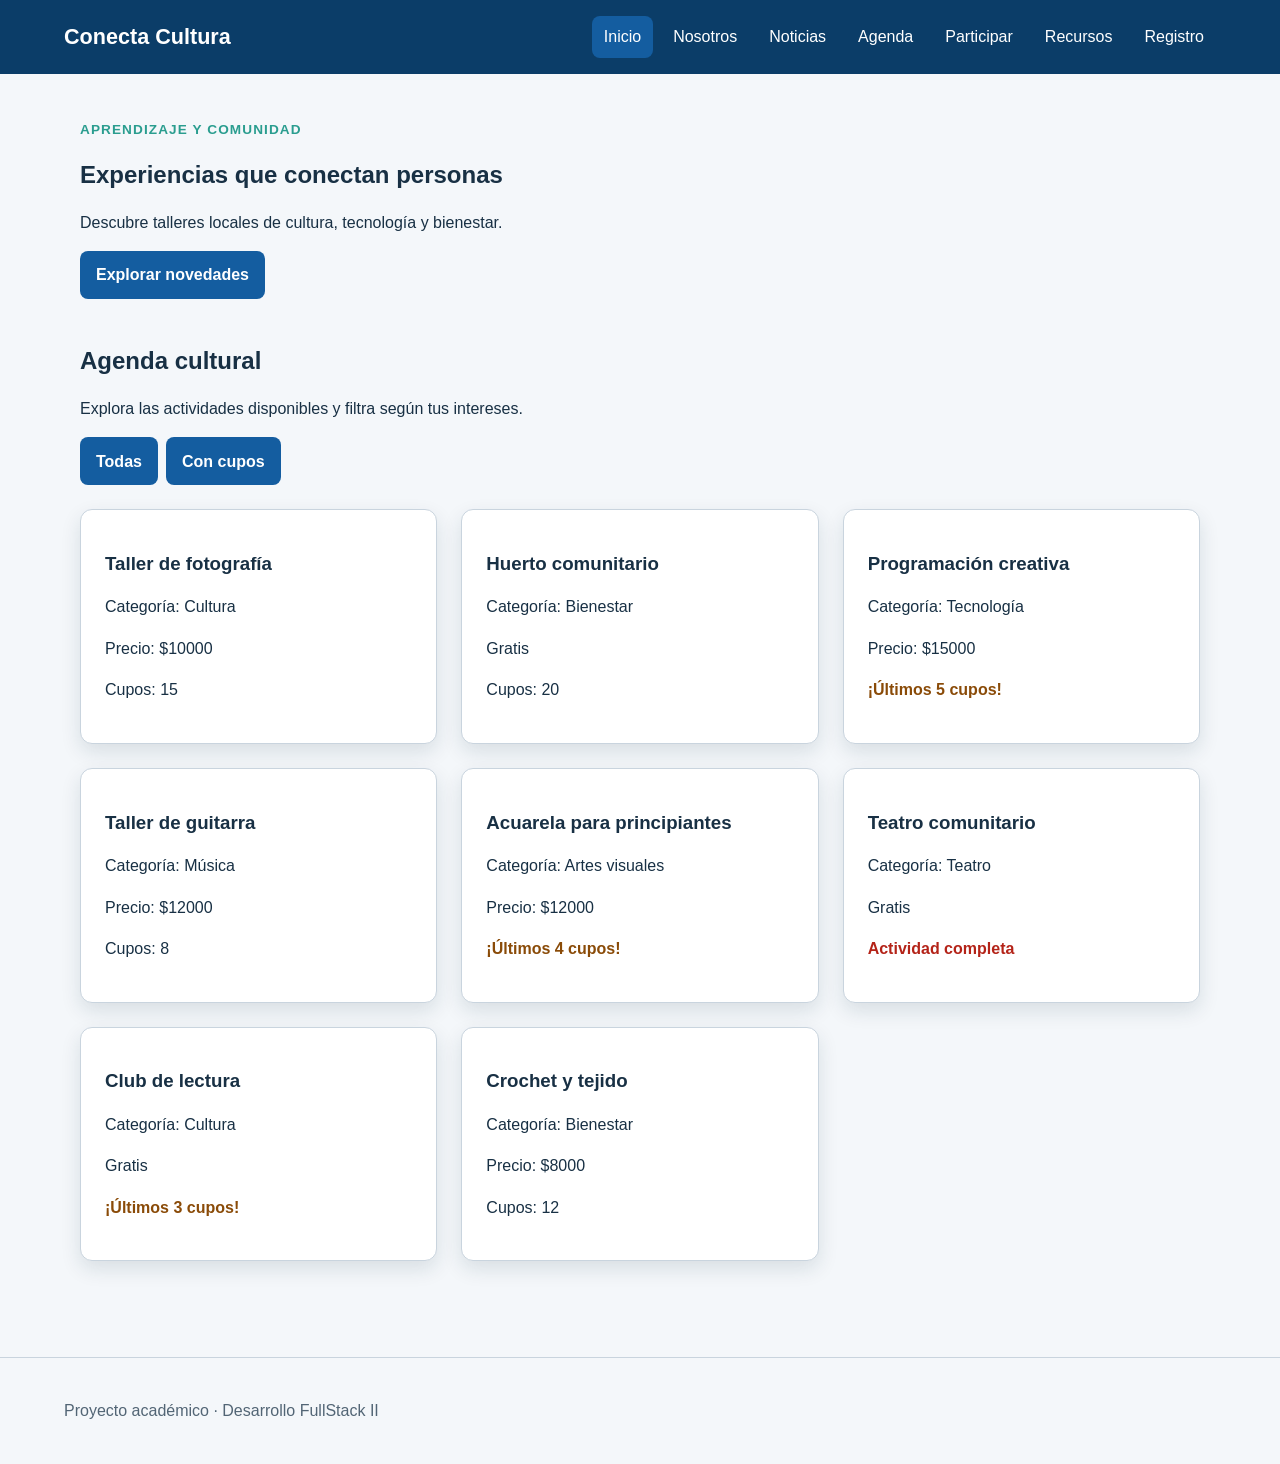
<file: index.html>
<!DOCTYPE html>
<html lang="es">
<head>
  <meta charset="UTF-8">
  <meta name="viewport" content="width=device-width, initial-scale=1.0">
  <meta name="description" content="Talleres y actividades de Conecta Cultura">
  <title>Inicio | Conecta Cultura</title>
  <link rel="stylesheet" href="assets/css/estilos.css">
</head>
<body>
  <a class="salto-contenido" href="#contenido-principal">Ir al contenido</a>
  <header class="cabecera-sitio">
    <a class="marca" href="index.html">Conecta Cultura</a>
    <button
      id="boton-menu"
      class="boton-menu"
      type="button"
      aria-label="Abrir o cerrar menú principal"
      aria-controls="menu-principal"
      aria-expanded="false">
      <span aria-hidden="true">☰</span>
    </button>
    <nav id="menu-principal" class="menu" aria-label="Navegación principal">
      <a href="index.html" aria-current="page">Inicio</a>
      <a href="nosotros.html">Nosotros</a>
      <a href="noticias.html">Noticias</a>
      <a href="agenda.html">Agenda</a>
      <a href="participar.html">Participar</a>
      <a href="recursos.html">Recursos</a>
      <a href="registro.html">Registro</a>
    </nav>
  </header>
  <main id="contenido-principal">
    <section class="presentacion">
      <p class="etiqueta">Aprendizaje y comunidad</p>
      <h1>Experiencias que conectan personas</h1>
      <p>Descubre talleres locales de cultura, tecnología y bienestar.</p>
      <a class="boton" href="noticias.html">Explorar novedades</a>
    </section>

    <section aria-labelledby="titulo-cartelera">
      <h2 id="titulo-cartelera">Agenda cultural</h2>
      <p>Explora las actividades disponibles y filtra según tus intereses.</p>
      <div class="filtros">
        <button id="mostrar-todas" type="button">Todas</button>
        <button id="mostrar-disponibles" type="button">Con cupos</button>
      </div>
      <div id="cartelera" class="grilla-tarjetas"></div>
    </section>
  </main>
  <footer class="pie-sitio">
    <p>Proyecto académico · Desarrollo FullStack II</p>
  </footer>
  <script src="assets/js/menu.js"></script>
  <script src="assets/js/app.js"></script>
</body>
</html>
</file>
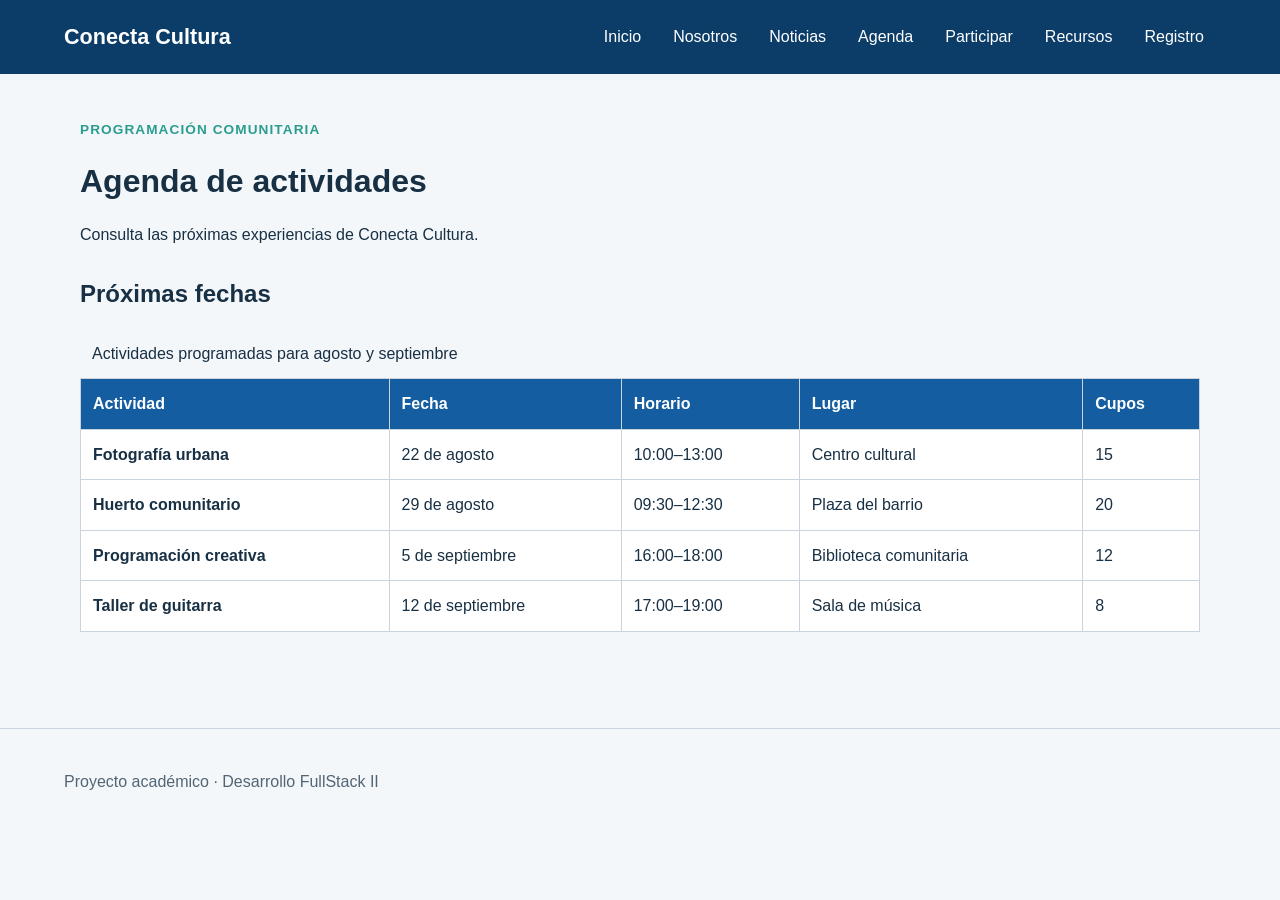
<file: agenda.html>
<!DOCTYPE html>
<html lang="es">
<head>
  <meta charset="UTF-8">
  <meta name="viewport" content="width=device-width, initial-scale=1.0">
  <meta name="description" content="Agenda de actividades y próximas fechas de Conecta Cultura">
  <title>Agenda | Conecta Cultura</title>
  <link rel="stylesheet" href="assets/css/estilos.css">
</head>
<body>
  <a class="salto-contenido" href="#contenido-principal">Ir al contenido</a>
  <header class="cabecera-sitio">
    <a class="marca" href="index.html">Conecta Cultura</a>
    <button
      id="boton-menu"
      class="boton-menu"
      type="button"
      aria-label="Abrir o cerrar menú principal"
      aria-controls="menu-principal"
      aria-expanded="false">
      <span aria-hidden="true">☰</span>
    </button>
    <nav id="menu-principal" class="menu" aria-label="Navegación principal">
      <a href="index.html">Inicio</a>
      <a href="nosotros.html">Nosotros</a>
      <a href="noticias.html">Noticias</a>
      <a href="agenda.html">Agenda</a>
      <a href="participar.html">Participar</a>
      <a href="recursos.html">Recursos</a>
      <a href="registro.html">Registro</a>
    </nav>
  </header>
  <main id="contenido-principal">
    <header class="encabezado-pagina">
      <p class="etiqueta">Programación comunitaria</p>
      <h1>Agenda de actividades</h1>
      <p>Consulta las próximas experiencias de Conecta Cultura.</p>
    </header>
    <section aria-labelledby="titulo-agenda">
      <h2 id="titulo-agenda">Próximas fechas</h2>
      <div class="tabla-contenedor" tabindex="0" aria-label="Agenda desplazable horizontalmente">
        <table>
          <caption>Actividades programadas para agosto y septiembre</caption>
          <thead>
            <tr>
              <th scope="col">Actividad</th>
              <th scope="col">Fecha</th>
              <th scope="col">Horario</th>
              <th scope="col">Lugar</th>
              <th scope="col">Cupos</th>
            </tr>
          </thead>
          <tbody>
            <tr>
              <th scope="row">Fotografía urbana</th>
              <td><time datetime="2026-08-22">22 de agosto</time></td>
              <td><time datetime="10:00">10:00</time>–13:00</td>
              <td>Centro cultural</td>
              <td>15</td>
            </tr>
            <tr>
              <th scope="row">Huerto comunitario</th>
              <td><time datetime="2026-08-29">29 de agosto</time></td>
              <td><time datetime="09:30">09:30</time>–12:30</td>
              <td>Plaza del barrio</td>
              <td>20</td>
            </tr>
            <tr>
              <th scope="row">Programación creativa</th>
              <td><time datetime="2026-09-05">5 de septiembre</time></td>
              <td><time datetime="16:00">16:00</time>–18:00</td>
              <td>Biblioteca comunitaria</td>
              <td>12</td>
            </tr>
            <tr>
              <th scope="row">Taller de guitarra</th>
              <td><time datetime="2026-09-12">12 de septiembre</time></td>
              <td><time datetime="17:00">17:00</time>–19:00</td>
              <td>Sala de música</td>
              <td>8</td>
            </tr>
          </tbody>
        </table>
      </div>
    </section>
  </main>
  <footer class="pie-sitio">
    <p>Proyecto académico · Desarrollo FullStack II</p>
  </footer>
  <script src="assets/js/menu.js"></script>
  <script src="assets/js/app.js"></script>
</body>
</html>
</file>
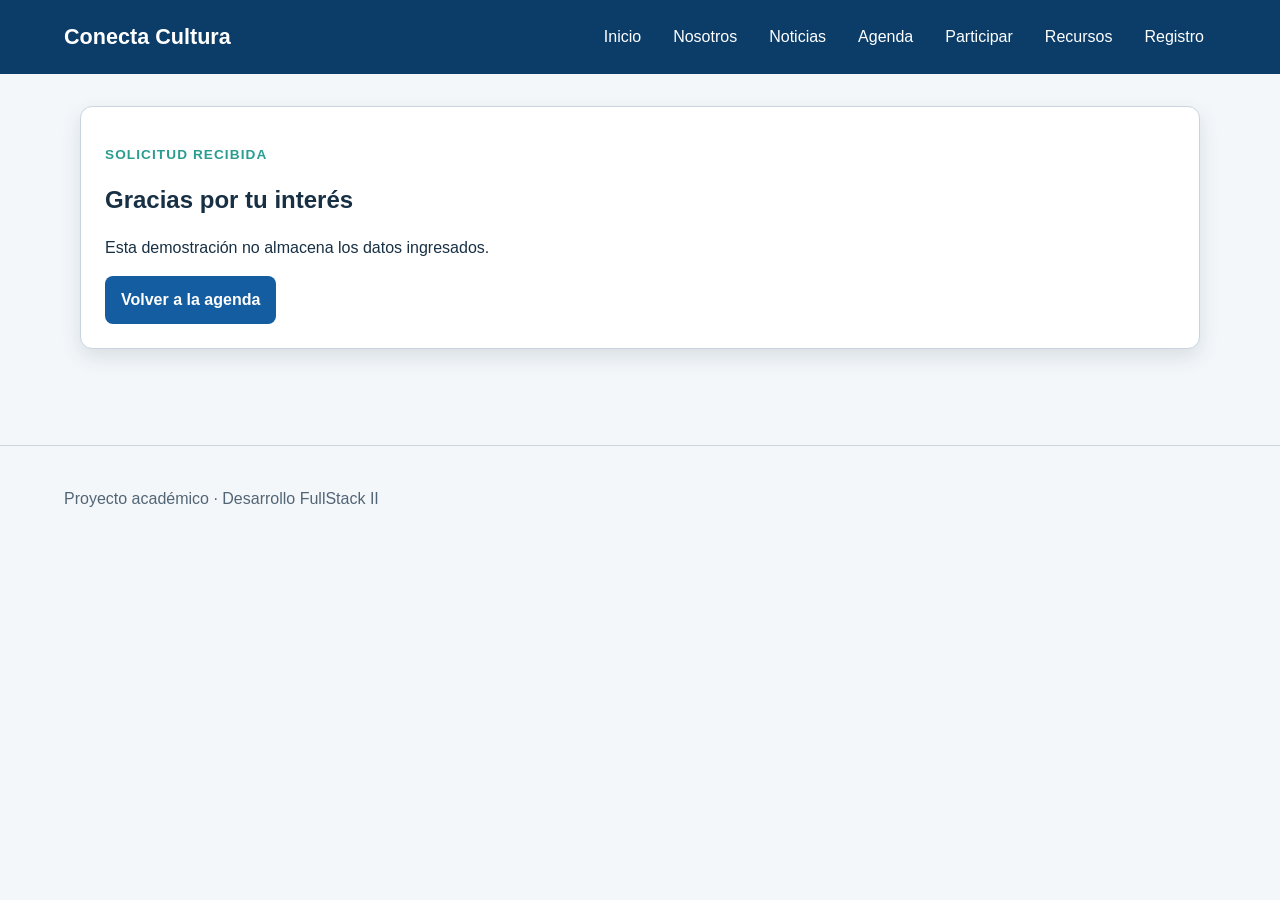
<file: confirmacion.html>
<!DOCTYPE html>
<html lang="es">
<head>
  <meta charset="UTF-8">
  <meta name="viewport" content="width=device-width, initial-scale=1.0">
  <meta name="description" content="Confirmación de solicitud de participación en Conecta Cultura">
  <title>Confirmación | Conecta Cultura</title>
  <link rel="stylesheet" href="assets/css/estilos.css">
</head>
<body>
  <a class="salto-contenido" href="#contenido-principal">Ir al contenido</a>
  <header class="cabecera-sitio">
    <a class="marca" href="index.html">Conecta Cultura</a>
    <button
      id="boton-menu"
      class="boton-menu"
      type="button"
      aria-label="Abrir o cerrar menú principal"
      aria-controls="menu-principal"
      aria-expanded="false">
      <span aria-hidden="true">☰</span>
    </button>
    <nav id="menu-principal" class="menu" aria-label="Navegación principal">
      <a href="index.html">Inicio</a>
      <a href="nosotros.html">Nosotros</a>
      <a href="noticias.html">Noticias</a>
      <a href="agenda.html">Agenda</a>
      <a href="participar.html">Participar</a>
      <a href="recursos.html">Recursos</a>
      <a href="registro.html">Registro</a>
    </nav>
  </header>
  <main id="contenido-principal">
    <section class="mensaje-confirmacion">
      <p class="etiqueta">Solicitud recibida</p>
      <h1>Gracias por tu interés</h1>
      <p>Esta demostración no almacena los datos ingresados.</p>
      <a class="boton" href="agenda.html">Volver a la agenda</a>
    </section>
  </main>
  <footer class="pie-sitio">
    <p>Proyecto académico · Desarrollo FullStack II</p>
  </footer>
  <script src="assets/js/menu.js"></script>
  <script src="assets/js/app.js"></script>
</body>
</html>
</file>
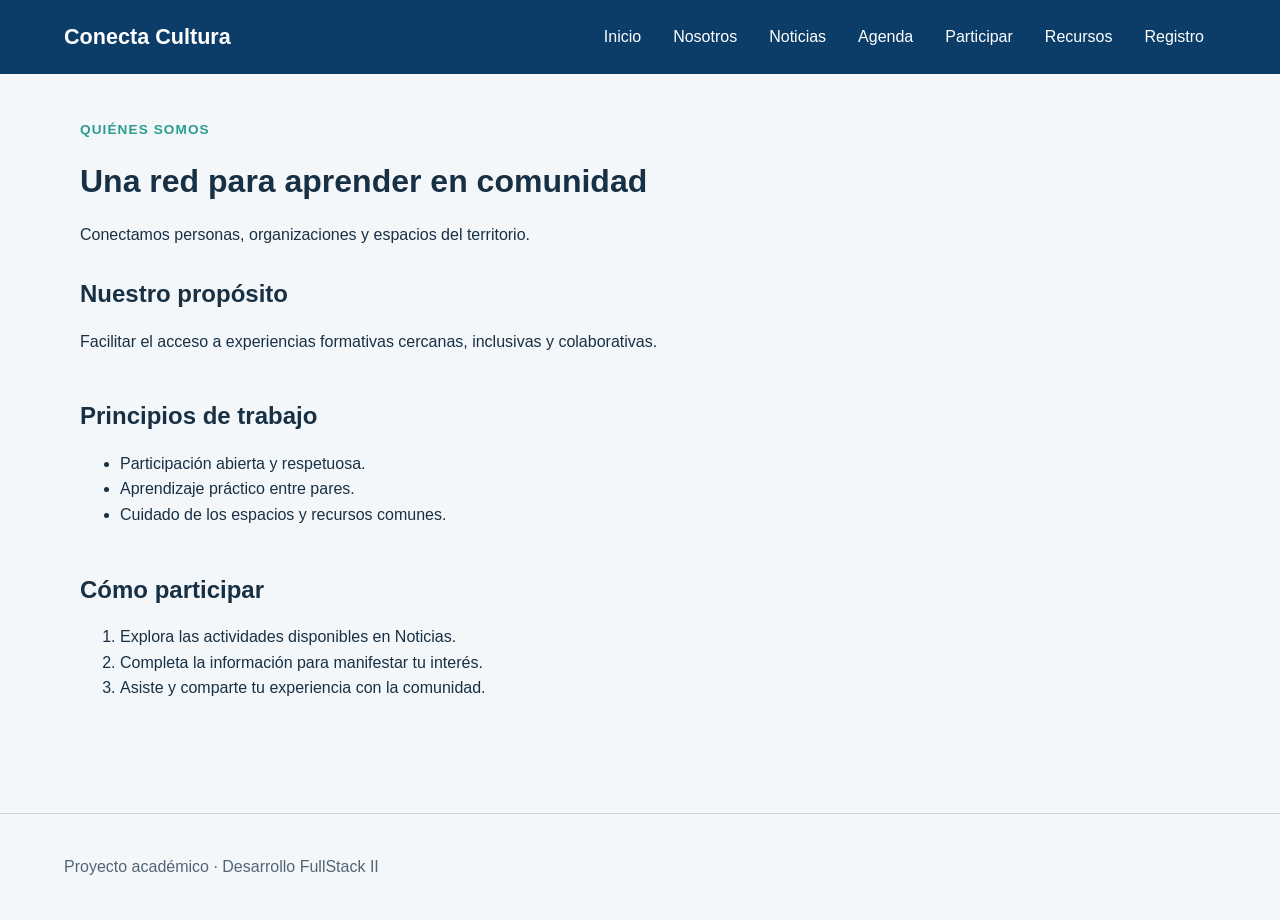
<file: nosotros.html>
<!DOCTYPE html>
<html lang="es">
<head>
  <meta charset="UTF-8">
  <meta name="viewport" content="width=device-width, initial-scale=1.0">
  <meta name="description" content="Quiénes somos y cómo trabajamos en Conecta Cultura">
  <title>Nosotros | Conecta Cultura</title>
  <link rel="stylesheet" href="assets/css/estilos.css">
</head>
<body>
  <a class="salto-contenido" href="#contenido-principal">Ir al contenido</a>
  <header class="cabecera-sitio">
    <a class="marca" href="index.html">Conecta Cultura</a>
    <button
      id="boton-menu"
      class="boton-menu"
      type="button"
      aria-label="Abrir o cerrar menú principal"
      aria-controls="menu-principal"
      aria-expanded="false">
      <span aria-hidden="true">☰</span>
    </button>
    <nav id="menu-principal" class="menu" aria-label="Navegación principal">
      <a href="index.html">Inicio</a>
      <a href="nosotros.html">Nosotros</a>
      <a href="noticias.html">Noticias</a>
      <a href="agenda.html">Agenda</a>
      <a href="participar.html">Participar</a>
      <a href="recursos.html">Recursos</a>
      <a href="registro.html">Registro</a>
    </nav>
  </header>
  <main id="contenido-principal">
    <header class="encabezado-pagina">
      <p class="etiqueta">Quiénes somos</p>
      <h1>Una red para aprender en comunidad</h1>
      <p>Conectamos personas, organizaciones y espacios del territorio.</p>
    </header>
    <section aria-labelledby="titulo-proposito">
      <h2 id="titulo-proposito">Nuestro propósito</h2>
      <p>Facilitar el acceso a experiencias formativas cercanas, inclusivas y colaborativas.</p>
    </section>
    <section aria-labelledby="titulo-principios">
      <h2 id="titulo-principios">Principios de trabajo</h2>
      <ul>
        <li>Participación abierta y respetuosa.</li>
        <li>Aprendizaje práctico entre pares.</li>
        <li>Cuidado de los espacios y recursos comunes.</li>
      </ul>
    </section>
    <section aria-labelledby="titulo-participar">
      <h2 id="titulo-participar">Cómo participar</h2>
      <ol>
        <li>Explora las actividades disponibles en Noticias.</li>
        <li>Completa la información para manifestar tu interés.</li>
        <li>Asiste y comparte tu experiencia con la comunidad.</li>
      </ol>
    </section>
  </main>
  <footer class="pie-sitio">
    <p>Proyecto académico · Desarrollo FullStack II</p>
  </footer>
  <script src="assets/js/menu.js"></script>
  <script src="assets/js/app.js"></script>
</body>
</html>
</file>
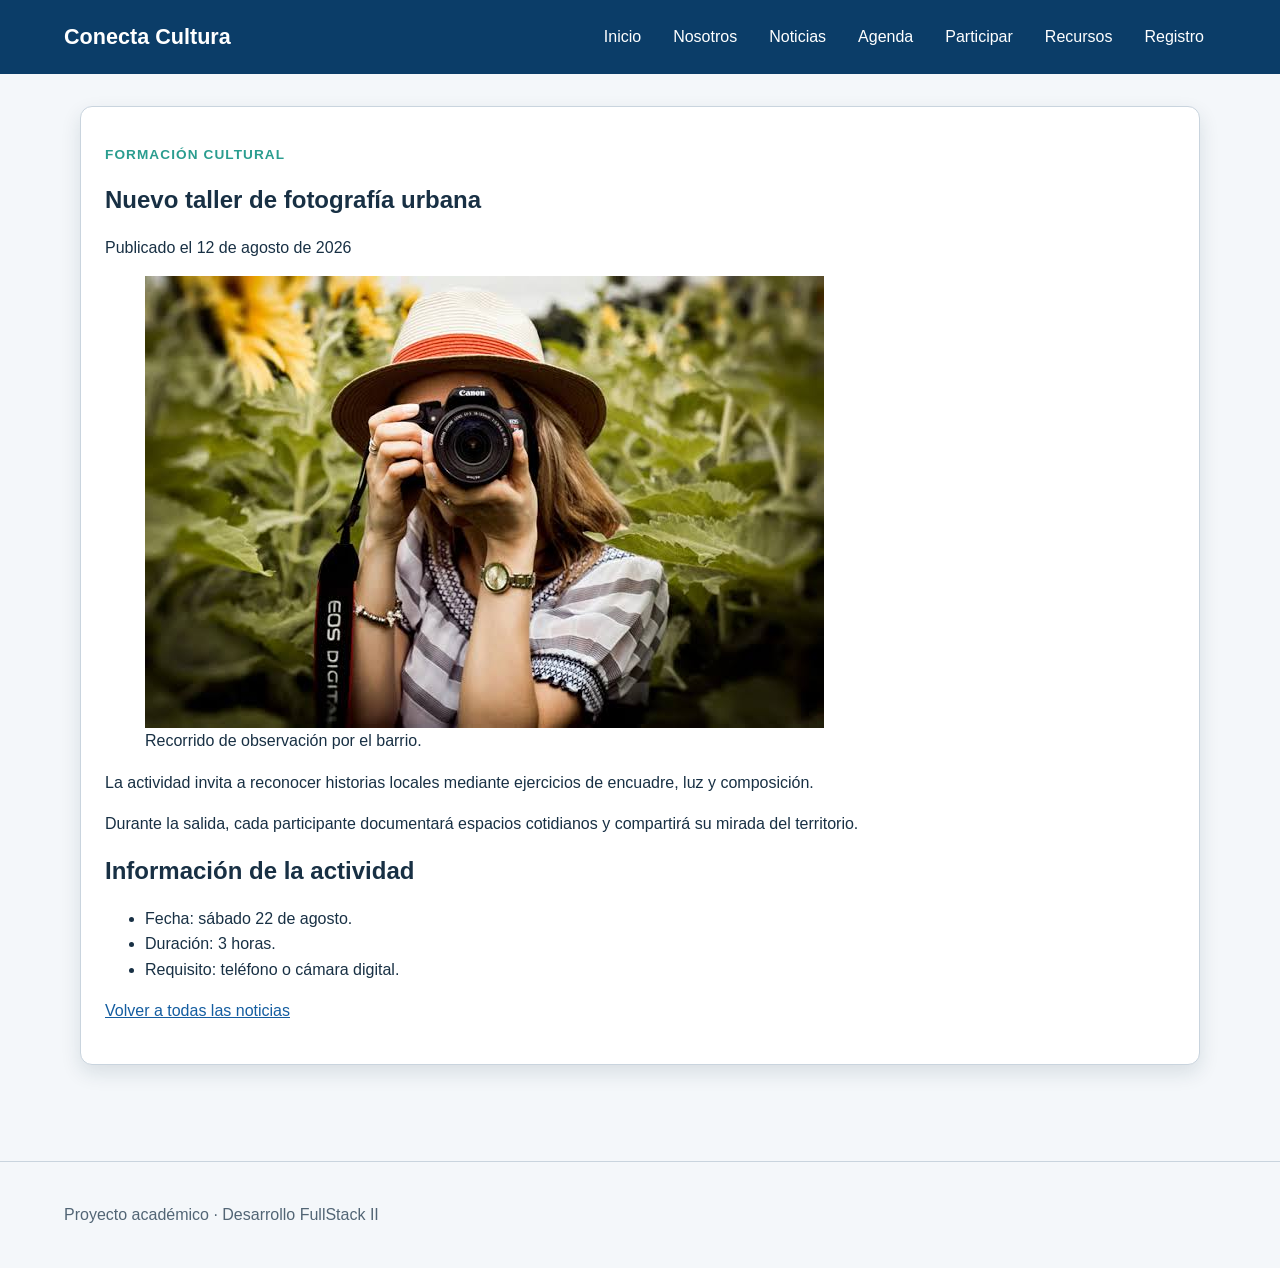
<file: noticia-detalle-1.html>
<!DOCTYPE html>
<html lang="es">
<head>
  <meta charset="UTF-8">
  <meta name="viewport" content="width=device-width, initial-scale=1.0">
  <meta name="description" content="Detalle del taller de fotografía urbana de Conecta Cultura">
  <title>Taller de fotografía urbana | Conecta Cultura</title>
  <link rel="stylesheet" href="assets/css/estilos.css">
</head>
<body>
  <a class="salto-contenido" href="#contenido-principal">Ir al contenido</a>
  <header class="cabecera-sitio">
    <a class="marca" href="index.html">Conecta Cultura</a>
    <button
      id="boton-menu"
      class="boton-menu"
      type="button"
      aria-label="Abrir o cerrar menú principal"
      aria-controls="menu-principal"
      aria-expanded="false">
      <span aria-hidden="true">☰</span>
    </button>
    <nav id="menu-principal" class="menu" aria-label="Navegación principal">
      <a href="index.html">Inicio</a>
      <a href="nosotros.html">Nosotros</a>
      <a href="noticias.html">Noticias</a>
      <a href="agenda.html">Agenda</a>
      <a href="participar.html">Participar</a>
      <a href="recursos.html">Recursos</a>
      <a href="registro.html">Registro</a>
    </nav>
  </header>
  <main id="contenido-principal">
    <article class="noticia-completa">
      <header>
        <p class="etiqueta">Formación cultural</p>
        <h1>Nuevo taller de fotografía urbana</h1>
        <p>Publicado el <time datetime="2026-08-12">12 de agosto de 2026</time></p>
      </header>
      <figure>
        <img src="assets/img/fotografia.jpg" alt="Grupo observando edificios durante una salida fotográfica">
        <figcaption>Recorrido de observación por el barrio.</figcaption>
      </figure>
      <p>La actividad invita a reconocer historias locales mediante ejercicios de encuadre, luz y composición.</p>
      <p>Durante la salida, cada participante documentará espacios cotidianos y compartirá su mirada del territorio.</p>
      <h2>Información de la actividad</h2>
      <ul>
        <li>Fecha: sábado 22 de agosto.</li>
        <li>Duración: 3 horas.</li>
        <li>Requisito: teléfono o cámara digital.</li>
      </ul>
      <p><a href="noticias.html">Volver a todas las noticias</a></p>
    </article>
  </main>
  <footer class="pie-sitio">
    <p>Proyecto académico · Desarrollo FullStack II</p>
  </footer>
  <script src="assets/js/menu.js"></script>
  <script src="assets/js/app.js"></script>
</body>
</html>
</file>
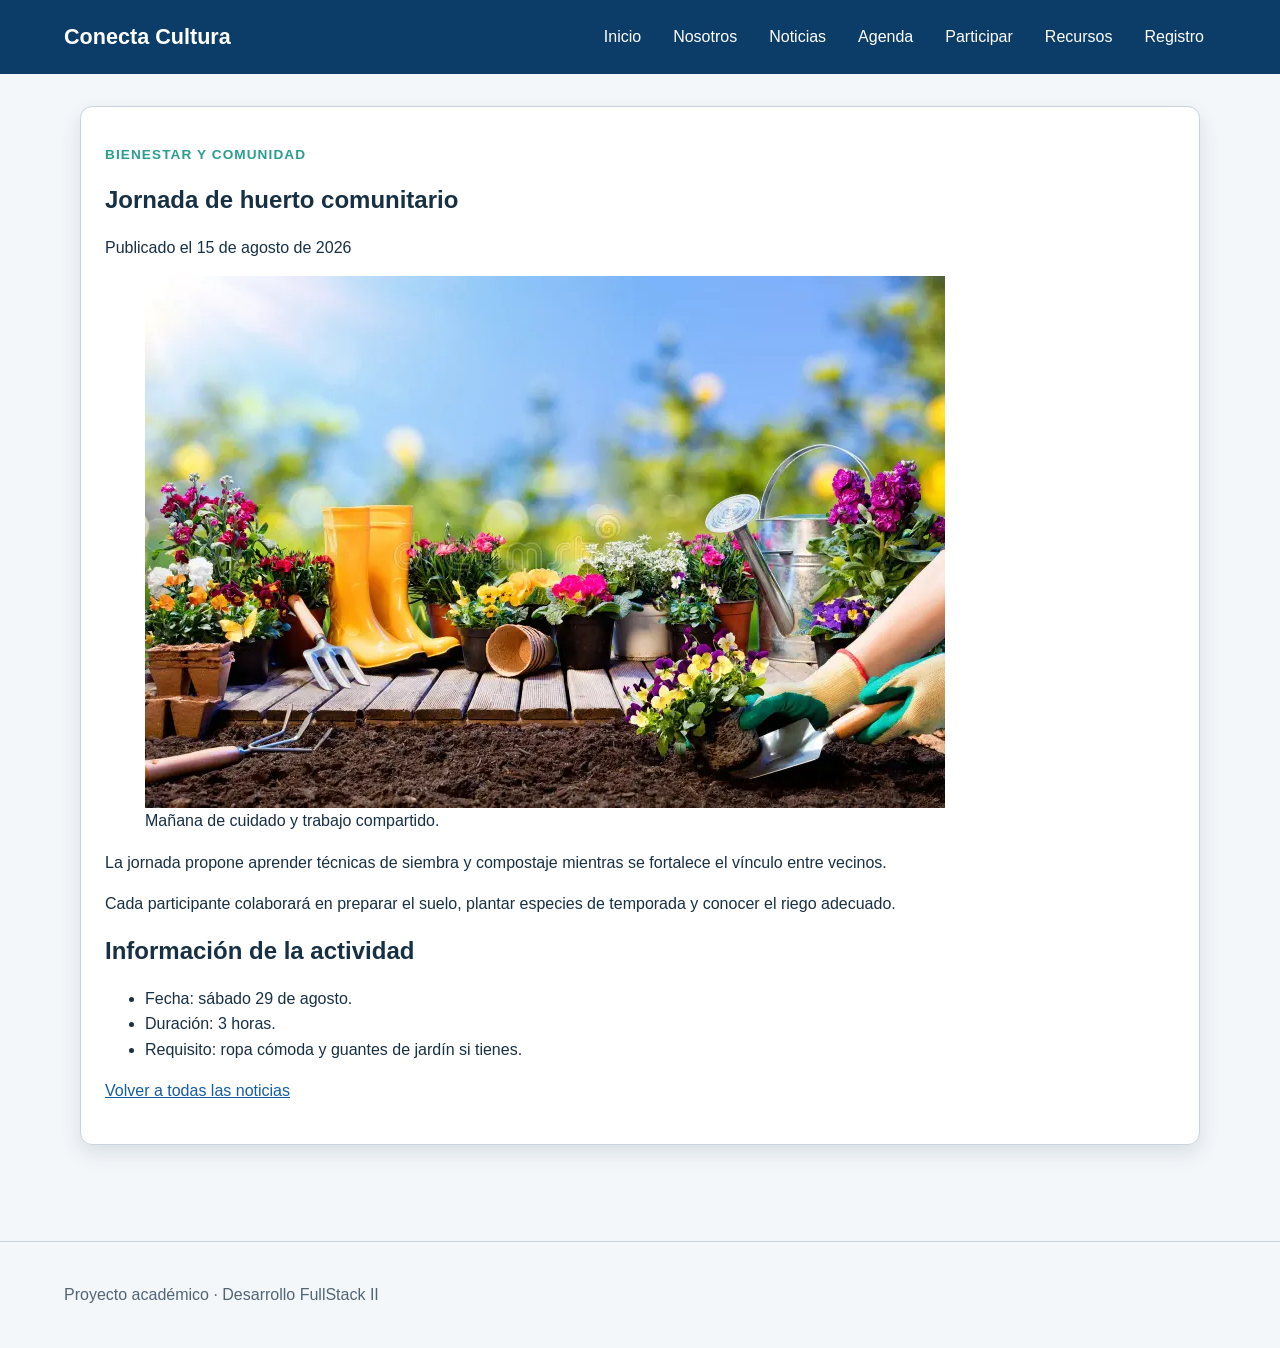
<file: noticia-detalle-2.html>
<!DOCTYPE html>
<html lang="es">
<head>
  <meta charset="UTF-8">
  <meta name="viewport" content="width=device-width, initial-scale=1.0">
  <meta name="description" content="Detalle de la jornada de huerto comunitario de Conecta Cultura">
  <title>Jornada de huerto comunitario | Conecta Cultura</title>
  <link rel="stylesheet" href="assets/css/estilos.css">
</head>
<body>
  <a class="salto-contenido" href="#contenido-principal">Ir al contenido</a>
  <header class="cabecera-sitio">
    <a class="marca" href="index.html">Conecta Cultura</a>
    <button
      id="boton-menu"
      class="boton-menu"
      type="button"
      aria-label="Abrir o cerrar menú principal"
      aria-controls="menu-principal"
      aria-expanded="false">
      <span aria-hidden="true">☰</span>
    </button>
    <nav id="menu-principal" class="menu" aria-label="Navegación principal">
      <a href="index.html">Inicio</a>
      <a href="nosotros.html">Nosotros</a>
      <a href="noticias.html">Noticias</a>
      <a href="agenda.html">Agenda</a>
      <a href="participar.html">Participar</a>
      <a href="recursos.html">Recursos</a>
      <a href="registro.html">Registro</a>
    </nav>
  </header>
  <main id="contenido-principal">
    <article class="noticia-completa">
      <header>
        <p class="etiqueta">Bienestar y comunidad</p>
        <h1>Jornada de huerto comunitario</h1>
        <p>Publicado el <time datetime="2026-08-15">15 de agosto de 2026</time></p>
      </header>
      <figure>
        <img src="assets/img/huerto.webp" alt="Personas regando y cuidando plantas en un huerto comunitario">
        <figcaption>Mañana de cuidado y trabajo compartido.</figcaption>
      </figure>
      <p>La jornada propone aprender técnicas de siembra y compostaje mientras se fortalece el vínculo entre vecinos.</p>
      <p>Cada participante colaborará en preparar el suelo, plantar especies de temporada y conocer el riego adecuado.</p>
      <h2>Información de la actividad</h2>
      <ul>
        <li>Fecha: sábado 29 de agosto.</li>
        <li>Duración: 3 horas.</li>
        <li>Requisito: ropa cómoda y guantes de jardín si tienes.</li>
      </ul>
      <p><a href="noticias.html">Volver a todas las noticias</a></p>
    </article>
  </main>
  <footer class="pie-sitio">
    <p>Proyecto académico · Desarrollo FullStack II</p>
  </footer>
  <script src="assets/js/menu.js"></script>
  <script src="assets/js/app.js"></script>
</body>
</html>
</file>
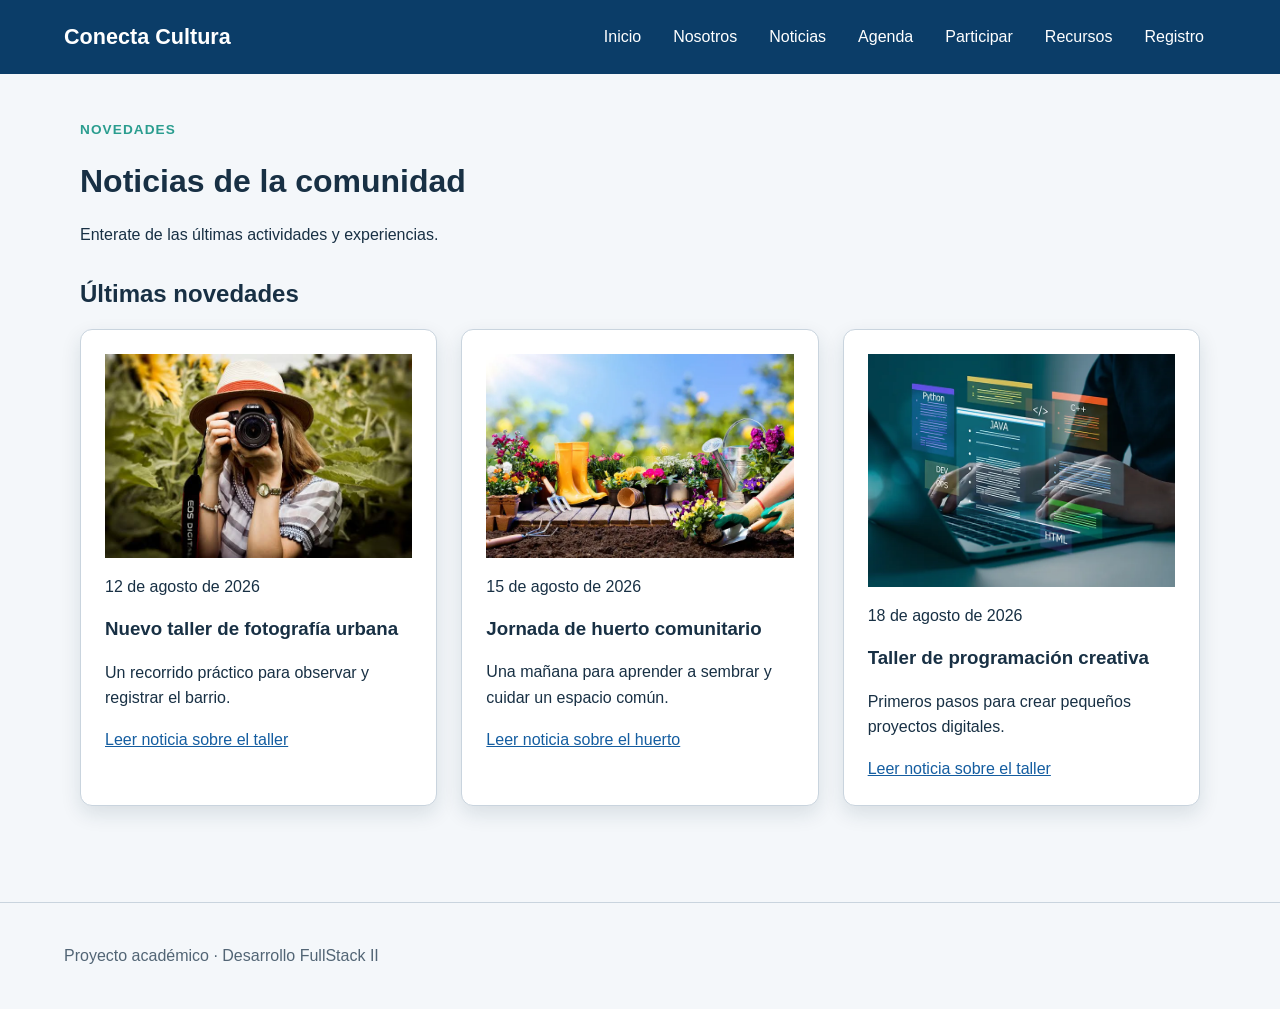
<file: noticias.html>
<!DOCTYPE html>
<html lang="es">
<head>
  <meta charset="UTF-8">
  <meta name="viewport" content="width=device-width, initial-scale=1.0">
  <meta name="description" content="Últimas novedades de Conecta Cultura">
  <title>Noticias | Conecta Cultura</title>
  <link rel="stylesheet" href="assets/css/estilos.css">
</head>
<body>
  <a class="salto-contenido" href="#contenido-principal">Ir al contenido</a>
  <header class="cabecera-sitio">
    <a class="marca" href="index.html">Conecta Cultura</a>
    <button
      id="boton-menu"
      class="boton-menu"
      type="button"
      aria-label="Abrir o cerrar menú principal"
      aria-controls="menu-principal"
      aria-expanded="false">
      <span aria-hidden="true">☰</span>
    </button>
    <nav id="menu-principal" class="menu" aria-label="Navegación principal">
      <a href="index.html">Inicio</a>
      <a href="nosotros.html">Nosotros</a>
      <a href="noticias.html">Noticias</a>
      <a href="agenda.html">Agenda</a>
      <a href="participar.html">Participar</a>
      <a href="recursos.html">Recursos</a>
      <a href="registro.html">Registro</a>
    </nav>
  </header>
  <main id="contenido-principal">
    <header class="encabezado-pagina">
      <p class="etiqueta">Novedades</p>
      <h1>Noticias de la comunidad</h1>
      <p>Enterate de las últimas actividades y experiencias.</p>
    </header>
    <section aria-labelledby="titulo-novedades">
      <h2 id="titulo-novedades">Últimas novedades</h2>
      <div class="grilla-tarjetas">
        <article class="tarjeta">
          <img src="assets/img/fotografia.jpg" alt="Participantes de un taller de fotografía urbana">
          <p><time datetime="2026-08-12">12 de agosto de 2026</time></p>
          <h3>Nuevo taller de fotografía urbana</h3>
          <p>Un recorrido práctico para observar y registrar el barrio.</p>
          <a href="noticia-detalle-1.html">Leer noticia sobre el taller</a>
        </article>
        <article class="tarjeta">
          <img src="assets/img/huerto.webp" alt="Personas cuidando plantas en un huerto comunitario">
          <p><time datetime="2026-08-15">15 de agosto de 2026</time></p>
          <h3>Jornada de huerto comunitario</h3>
          <p>Una mañana para aprender a sembrar y cuidar un espacio común.</p>
          <a href="noticia-detalle-2.html">Leer noticia sobre el huerto</a>
        </article>
        <article class="tarjeta">
          <img src="assets/img/programacion.webp" alt="Estudiantes programando en una sala habilitada">
          <p><time datetime="2026-08-18">18 de agosto de 2026</time></p>
          <h3>Taller de programación creativa</h3>
          <p>Primeros pasos para crear pequeños proyectos digitales.</p>
          <a href="noticia-detalle-1.html">Leer noticia sobre el taller</a>
        </article>
      </div>
    </section>
  </main>
  <footer class="pie-sitio">
    <p>Proyecto académico · Desarrollo FullStack II</p>
  </footer>
  <script src="assets/js/menu.js"></script>
  <script src="assets/js/app.js"></script>
</body>
</html>
</file>
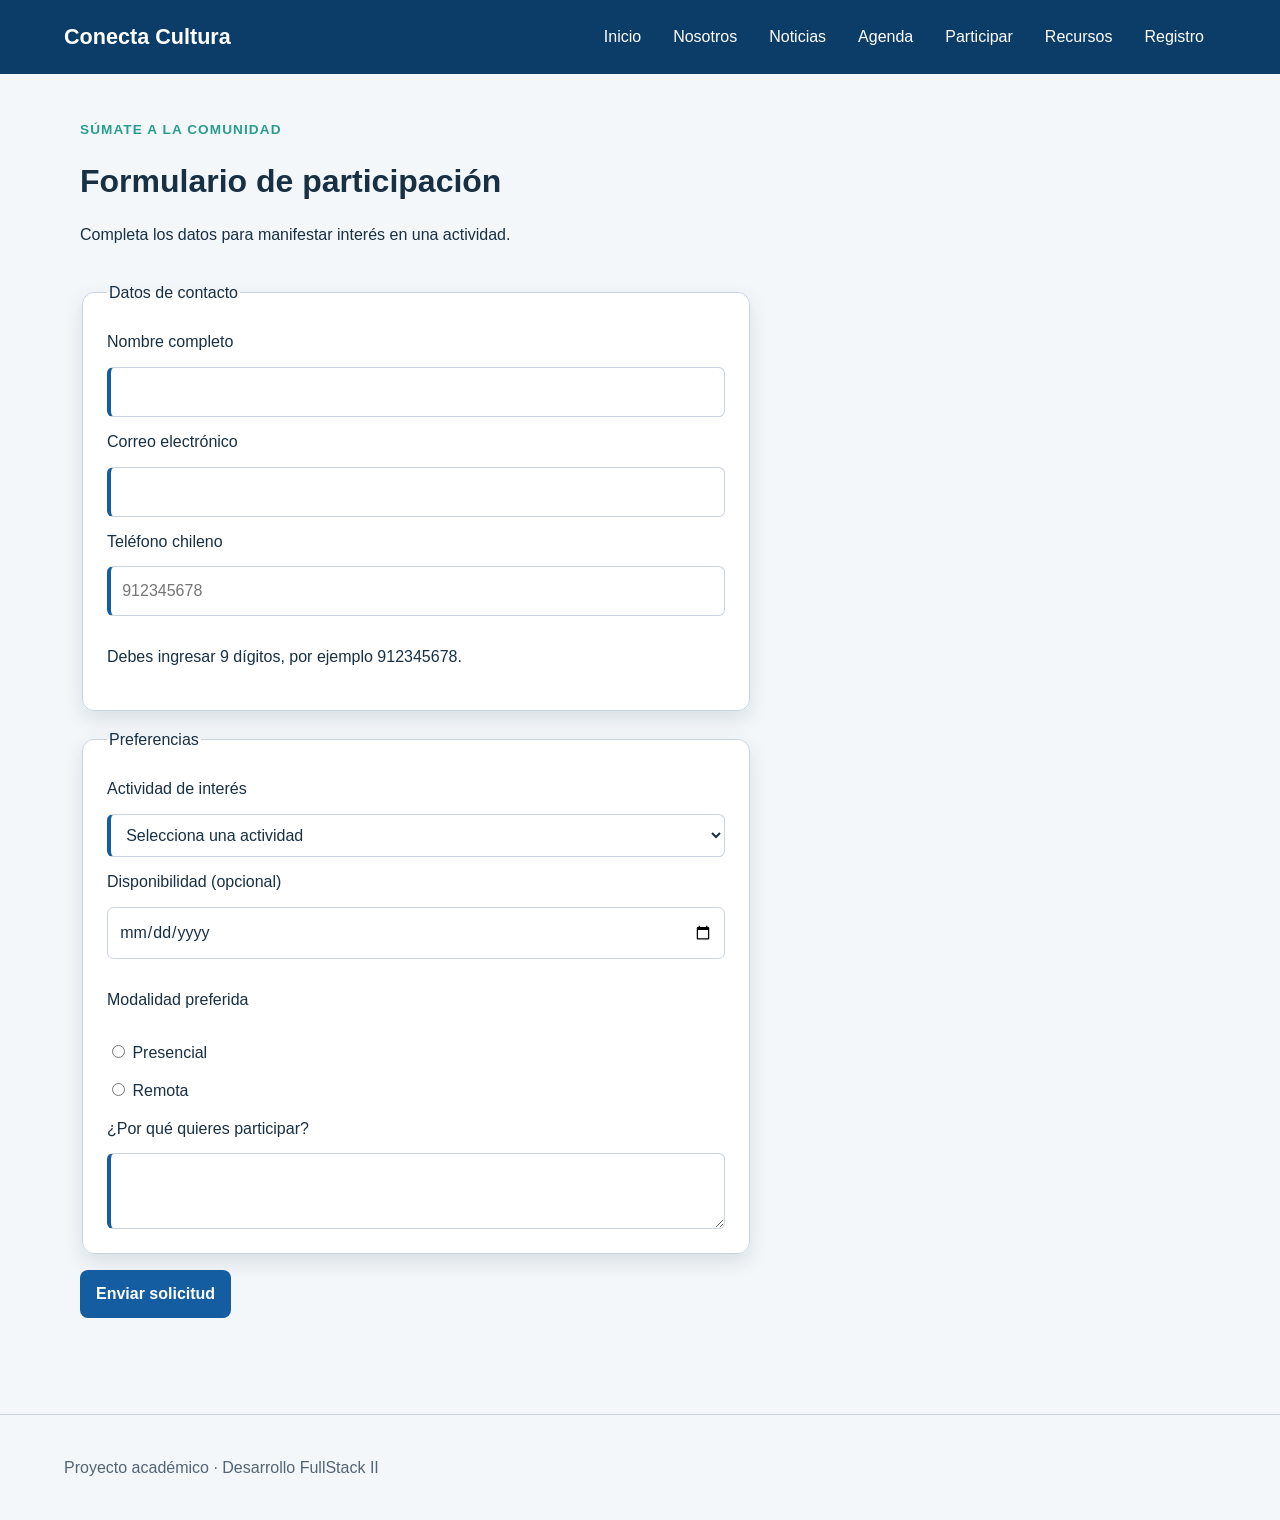
<file: participar.html>
<!DOCTYPE html>
<html lang="es">
<head>
  <meta charset="UTF-8">
  <meta name="viewport" content="width=device-width, initial-scale=1.0">
  <meta name="description" content="Formulario de participación en actividades de Conecta Cultura">
  <title>Participar | Conecta Cultura</title>
  <link rel="stylesheet" href="assets/css/estilos.css">
</head>
<body>
  <a class="salto-contenido" href="#contenido-principal">Ir al contenido</a>
  <header class="cabecera-sitio">
    <a class="marca" href="index.html">Conecta Cultura</a>
    <button
      id="boton-menu"
      class="boton-menu"
      type="button"
      aria-label="Abrir o cerrar menú principal"
      aria-controls="menu-principal"
      aria-expanded="false">
      <span aria-hidden="true">☰</span>
    </button>
    <nav id="menu-principal" class="menu" aria-label="Navegación principal">
      <a href="index.html">Inicio</a>
      <a href="nosotros.html">Nosotros</a>
      <a href="noticias.html">Noticias</a>
      <a href="agenda.html">Agenda</a>
      <a href="participar.html">Participar</a>
      <a href="recursos.html">Recursos</a>
      <a href="registro.html">Registro</a>
    </nav>
  </header>
  <main id="contenido-principal">
    <header class="encabezado-pagina">
      <p class="etiqueta">Súmate a la comunidad</p>
      <h1>Formulario de participación</h1>
      <p>Completa los datos para manifestar interés en una actividad.</p>
    </header>
    <form class="formulario" action="confirmacion.html" method="get">
      <fieldset>
        <legend>Datos de contacto</legend>
        <label for="nombre">Nombre completo</label>
        <input id="nombre" name="nombre" type="text" autocomplete="name" minlength="3" maxlength="80" required>

        <label for="correo">Correo electrónico</label>
        <input id="correo" name="correo" type="email" autocomplete="email" required>

        <label for="telefono">Teléfono chileno</label>
        <input id="telefono" name="telefono" type="tel" autocomplete="tel" placeholder="912345678" pattern="[0-9]{9}" title="Ingresa 9 dígitos" aria-describedby="ayuda-telefono" required>
        <p id="ayuda-telefono">Debes ingresar 9 dígitos, por ejemplo 912345678.</p>
      </fieldset>
      <fieldset>
        <legend>Preferencias</legend>
        <label for="actividad">Actividad de interés</label>
        <select id="actividad" name="actividad" required>
          <option value="">Selecciona una actividad</option>
          <option value="fotografia">Fotografía urbana</option>
          <option value="huerto">Huerto comunitario</option>
          <option value="programacion">Programación creativa</option>
          <option value="guitarra">Taller de guitarra</option>
        </select>

        <label for="disponibilidad">Disponibilidad (opcional)</label>
        <input id="disponibilidad" name="disponibilidad" type="date">

        <p>Modalidad preferida</p>
        <label><input type="radio" name="modalidad" value="presencial" required> Presencial</label>
        <label><input type="radio" name="modalidad" value="remota"> Remota</label>

        <label for="motivacion">¿Por qué quieres participar?</label>
        <textarea id="motivacion" name="motivacion" minlength="20" maxlength="500" required></textarea>
      </fieldset>
      <button type="submit">Enviar solicitud</button>
    </form>
  </main>
  <footer class="pie-sitio">
    <p>Proyecto académico · Desarrollo FullStack II</p>
  </footer>
  <script src="assets/js/menu.js"></script>
  <script src="assets/js/app.js"></script>
</body>
</html>
</file>
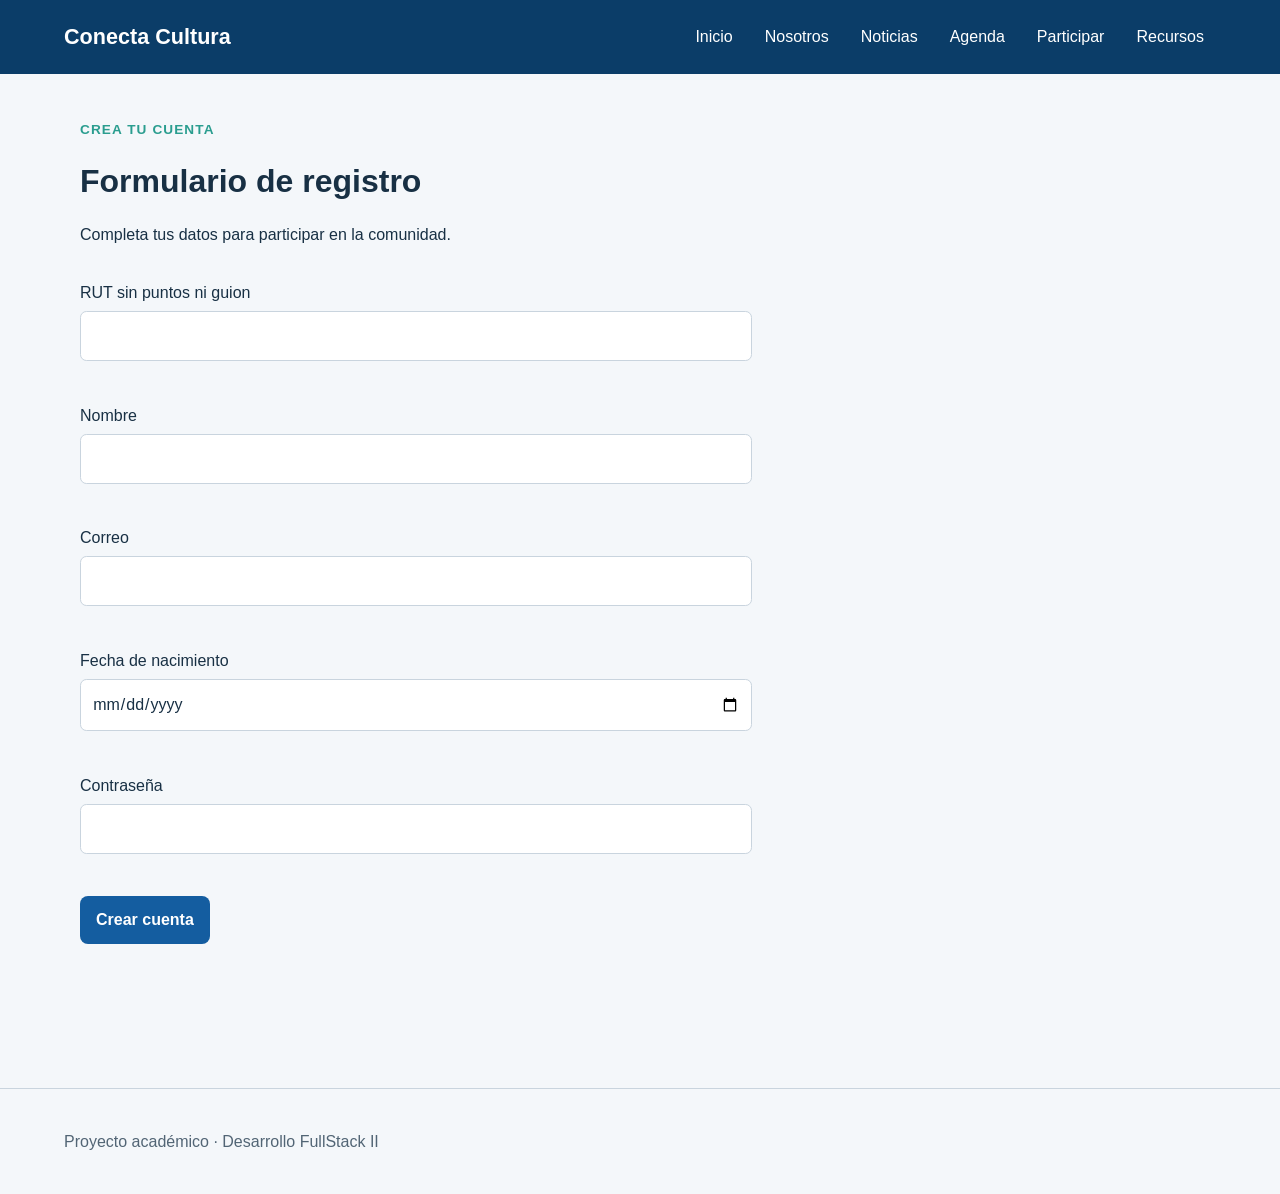
<file: registro.html>
<!DOCTYPE html>
<html lang="es">
<head>
  <meta charset="UTF-8">
  <meta name="viewport" content="width=device-width, initial-scale=1.0">
  <meta name="description" content="Registro de usuario en Conecta Cultura">
  <title>Registro | Conecta Cultura</title>
  <link rel="stylesheet" href="assets/css/estilos.css">
</head>
<body>
  <a class="salto-contenido" href="#contenido-principal">Ir al contenido</a>
  <header class="cabecera-sitio">
    <a class="marca" href="index.html">Conecta Cultura</a>
    <button
      id="boton-menu"
      class="boton-menu"
      type="button"
      aria-label="Abrir o cerrar menú principal"
      aria-controls="menu-principal"
      aria-expanded="false">
      <span aria-hidden="true">☰</span>
    </button>
    <nav id="menu-principal" class="menu" aria-label="Navegación principal">
      <a href="index.html">Inicio</a>
      <a href="nosotros.html">Nosotros</a>
      <a href="noticias.html">Noticias</a>
      <a href="agenda.html">Agenda</a>
      <a href="participar.html">Participar</a>
      <a href="recursos.html">Recursos</a>
    </nav>
  </header>
  <main id="contenido-principal">
    <header class="encabezado-pagina">
      <p class="etiqueta">Crea tu cuenta</p>
      <h1>Formulario de registro</h1>
      <p>Completa tus datos para participar en la comunidad.</p>
    </header>
    <form id="formulario-registro" class="formulario" novalidate>
      <div class="campo-formulario">
        <label for="rut">RUT sin puntos ni guion</label>
        <input id="rut" name="rut" type="text" maxlength="9" aria-describedby="error-rut">
        <small id="error-rut" class="mensaje-error"></small>
      </div>
      <div class="campo-formulario">
        <label for="nombre">Nombre</label>
        <input id="nombre" name="nombre" type="text" maxlength="50" aria-describedby="error-nombre">
        <small id="error-nombre" class="mensaje-error"></small>
      </div>
      <div class="campo-formulario">
        <label for="correo">Correo</label>
        <input id="correo" name="correo" type="email" aria-describedby="error-correo">
        <small id="error-correo" class="mensaje-error"></small>
      </div>
      <div class="campo-formulario">
        <label for="fecha-nacimiento">Fecha de nacimiento</label>
        <input id="fecha-nacimiento" name="fechaNacimiento" type="date" aria-describedby="error-fecha">
        <small id="error-fecha" class="mensaje-error"></small>
      </div>
      <div class="campo-formulario">
        <label for="contrasena">Contraseña</label>
        <input id="contrasena" name="contrasena" type="password" aria-describedby="error-contrasena">
        <small id="error-contrasena" class="mensaje-error"></small>
      </div>
      <button type="submit">Crear cuenta</button>
      <p id="mensaje-exito" role="status"></p>
    </form>
  </main>
  <footer class="pie-sitio">
    <p>Proyecto académico · Desarrollo FullStack II</p>
  </footer>
  <script src="assets/js/menu.js"></script>
  <script src="assets/js/app.js"></script>
  <script src="assets/js/registro.js"></script>
</body>
</html>
</file>
<file: assets/css/estilos.css>
/* 1. Variables */
:root {
  --color-primario: #145da0;
  --color-primario-oscuro: #0b3d68;
  --color-secundario: #2a9d8f;
  --color-acento: #f4a261;
  --color-texto: #183044;
  --color-texto-suave: #526575;
  --color-fondo: #f4f7fa;
  --color-superficie: #ffffff;
  --color-borde: #c9d4de;
  --fuente-base: Arial, Helvetica, sans-serif;
  --radio: 0.75rem;
  --sombra: 0 0.5rem 1.25rem rgb(20 48 68 / 12%);
  --ancho-contenido: 72rem;
}

*,
*::before,
*::after {
  box-sizing: border-box;
}

/* 2. Base y tipografía */
html {
  font-size: 100%;
  scroll-behavior: smooth;
}

body {
  margin: 0;
  color: var(--color-texto);
  background: var(--color-fondo);
  font-family: var(--fuente-base);
  font-size: 1rem;
  line-height: 1.6;
}

h1,
h2,
h3 {
  line-height: 1.2;
  text-wrap: balance;
}

img,
video,
audio,
iframe {
  display: block;
  max-width: 100%;
  height: auto;
}

a {
  color: var(--color-primario);
}

/* 3. Estructura */
main {
  width: 90%;
  max-width: 70rem;
  margin-inline: auto;
  padding-block: 2rem 4rem;
}

section + section {
  margin-top: 3rem;
}

.pie-sitio {
  padding: 1.5rem max(1rem, calc((100% - var(--ancho-contenido)) / 2));
  margin-top: 2rem;
  color: var(--color-texto-suave);
  border-top: 1px solid var(--color-borde);
}

/* 4. Navegación */
.cabecera-sitio {
  display: flex;
  flex-direction: column;
  gap: 1rem;
  padding: 1rem 5%;
  color: #ffffff;
  background: var(--color-primario-oscuro);
}

.marca {
  color: #ffffff;
  font-size: 1.35rem;
  font-weight: 700;
  text-decoration: none;
}

.menu {
  display: none;
  flex-direction: column;
  gap: 0.5rem;
  margin: 0;
  padding: 0;
  list-style: none;
}

.menu.menu-abierto {
  display: flex;
}

.menu a {
  display: inline-block;
  padding: 0.5rem 0.75rem;
  color: #ffffff;
  border-radius: 0.5rem;
  text-decoration: none;
}

.menu a:hover,
.menu a[aria-current="page"] {
  background: var(--color-primario);
}

.salto-contenido {
  position: absolute;
  padding: 0.6rem 1rem;
  color: #ffffff;
  background: var(--color-primario-oscuro);
  transform: translateY(-150%);
}

.salto-contenido:focus {
  transform: translateY(0);
}

/* 5. Componentes */
.etiqueta {
  margin-bottom: 0.25rem;
  color: var(--color-secundario);
  font-size: 0.85rem;
  font-weight: 700;
  letter-spacing: 0.08em;
  text-transform: uppercase;
}

.tarjeta,
.mensaje-confirmacion,
.noticia-completa,
.formulario fieldset {
  padding: 1.5rem;
  background: var(--color-superficie);
  border: 1px solid var(--color-borde);
  border-radius: var(--radio);
  box-shadow: var(--sombra);
}

.mensaje-inicial {
  font-size: 1.2rem;
  color: var(--color-secundario);
}

.boton,
button {
  display: inline-block;
  width: fit-content;
  padding: 0.7rem 1rem;
  color: #ffffff;
  background: var(--color-primario);
  border: 0;
  border-radius: 0.5rem;
  font: inherit;
  font-weight: 700;
  text-decoration: none;
  cursor: pointer;
}

.boton:hover,
button:hover {
  background: var(--color-primario-oscuro);
}

.boton--secundario {
  color: var(--color-primario-oscuro);
  background: transparent;
  border: 2px solid currentColor;
}

.boton--secundario:hover {
  color: #ffffff;
  background: var(--color-primario-oscuro);
}

.categorias li {
  margin-bottom: 0.25rem;
}

.grilla-tarjetas {
  display: grid;
  grid-template-columns: 1fr;
  gap: 1.5rem;
}

/* 6. Tablas y formularios */
.tabla-contenedor {
  max-width: 100%;
  overflow-x: auto;
}

table {
  width: 100%;
  border-collapse: collapse;
  background: var(--color-superficie);
}

caption,
th,
td {
  padding: 0.75rem;
  text-align: left;
}

th,
td {
  border: 1px solid var(--color-borde);
}

thead {
  color: #ffffff;
  background: var(--color-primario);
}

.formulario {
  display: grid;
  gap: 1rem;
  max-width: 42rem;
}

.formulario fieldset {
  display: grid;
  gap: 0.75rem;
}

.formulario input,
.formulario select,
.formulario textarea {
  width: 100%;
  padding: 0.7rem;
  color: inherit;
  background: #ffffff;
  border: 1px solid var(--color-borde);
  border-radius: 0.4rem;
  font: inherit;
}

.formulario input[type="radio"],
.formulario input[type="checkbox"] {
  width: auto;
}

/* 7. Multimedia y utilidades */
video,
iframe {
  width: 100%;
  max-width: 100%;
  height: auto;
}

iframe {
  aspect-ratio: 16 / 9;
  border: 0;
}

audio {
  max-width: 100%;
}

.encabezado-pagina {
  margin-bottom: 2rem;
}

/* 8. Estados interactivos y accesibilidad */
:focus-visible {
  outline: 3px solid var(--color-acento);
  outline-offset: 3px;
}

input:required,
select:required,
textarea:required {
  border-left: 0.3rem solid var(--color-primario);
}

input:focus,
select:focus,
textarea:focus {
  border-color: var(--color-primario);
}

/* 9. Diseño adaptable */
@media (min-width: 48rem) {
  .cabecera-sitio {
    flex-direction: row;
    justify-content: space-between;
    align-items: center;
  }

  .menu {
    flex-direction: row;
    flex-wrap: wrap;
  }

  .grilla-tarjetas {
    grid-template-columns: 1fr 1fr;
  }
}

@media (min-width: 64rem) {
  .grilla-tarjetas {
    grid-template-columns: repeat(3, 1fr);
  }
}

/* 10. Menú hamburguesa y cartelera */
.boton-menu {
  display: inline-block;
  padding: 0.65rem 0.85rem;
  font-size: 1.5rem;
  line-height: 1;
  background-color: #ffffff;
  border: 0.1rem solid #1f4b5b;
  border-radius: 0.35rem;
  cursor: pointer;
}

@media (min-width: 768px) {
  .boton-menu {
    display: none;
  }

  .menu {
    display: flex;
    flex-direction: row;
    flex-wrap: wrap;
  }
}

.filtros {
  display: flex;
  flex-wrap: wrap;
  gap: 0.5rem;
  margin-bottom: 1.5rem;
}

.aviso-cupos {
  color: #8a4b08;
  font-weight: 700;
}

.actividad-completa {
  color: #b42318;
  font-weight: 700;
}

/* 11. Validación de formularios */
.campo-formulario {
  display: grid;
  gap: 0.35rem;
}

.mensaje-error {
  display: block;
  color: #b42318;
  min-height: 1.25rem;
}

.campo-invalido {
  border: 0.15rem solid #b42318;
}

.campo-invalido:focus {
  outline: 0.2rem solid #f4a6a0;
}
</file>
